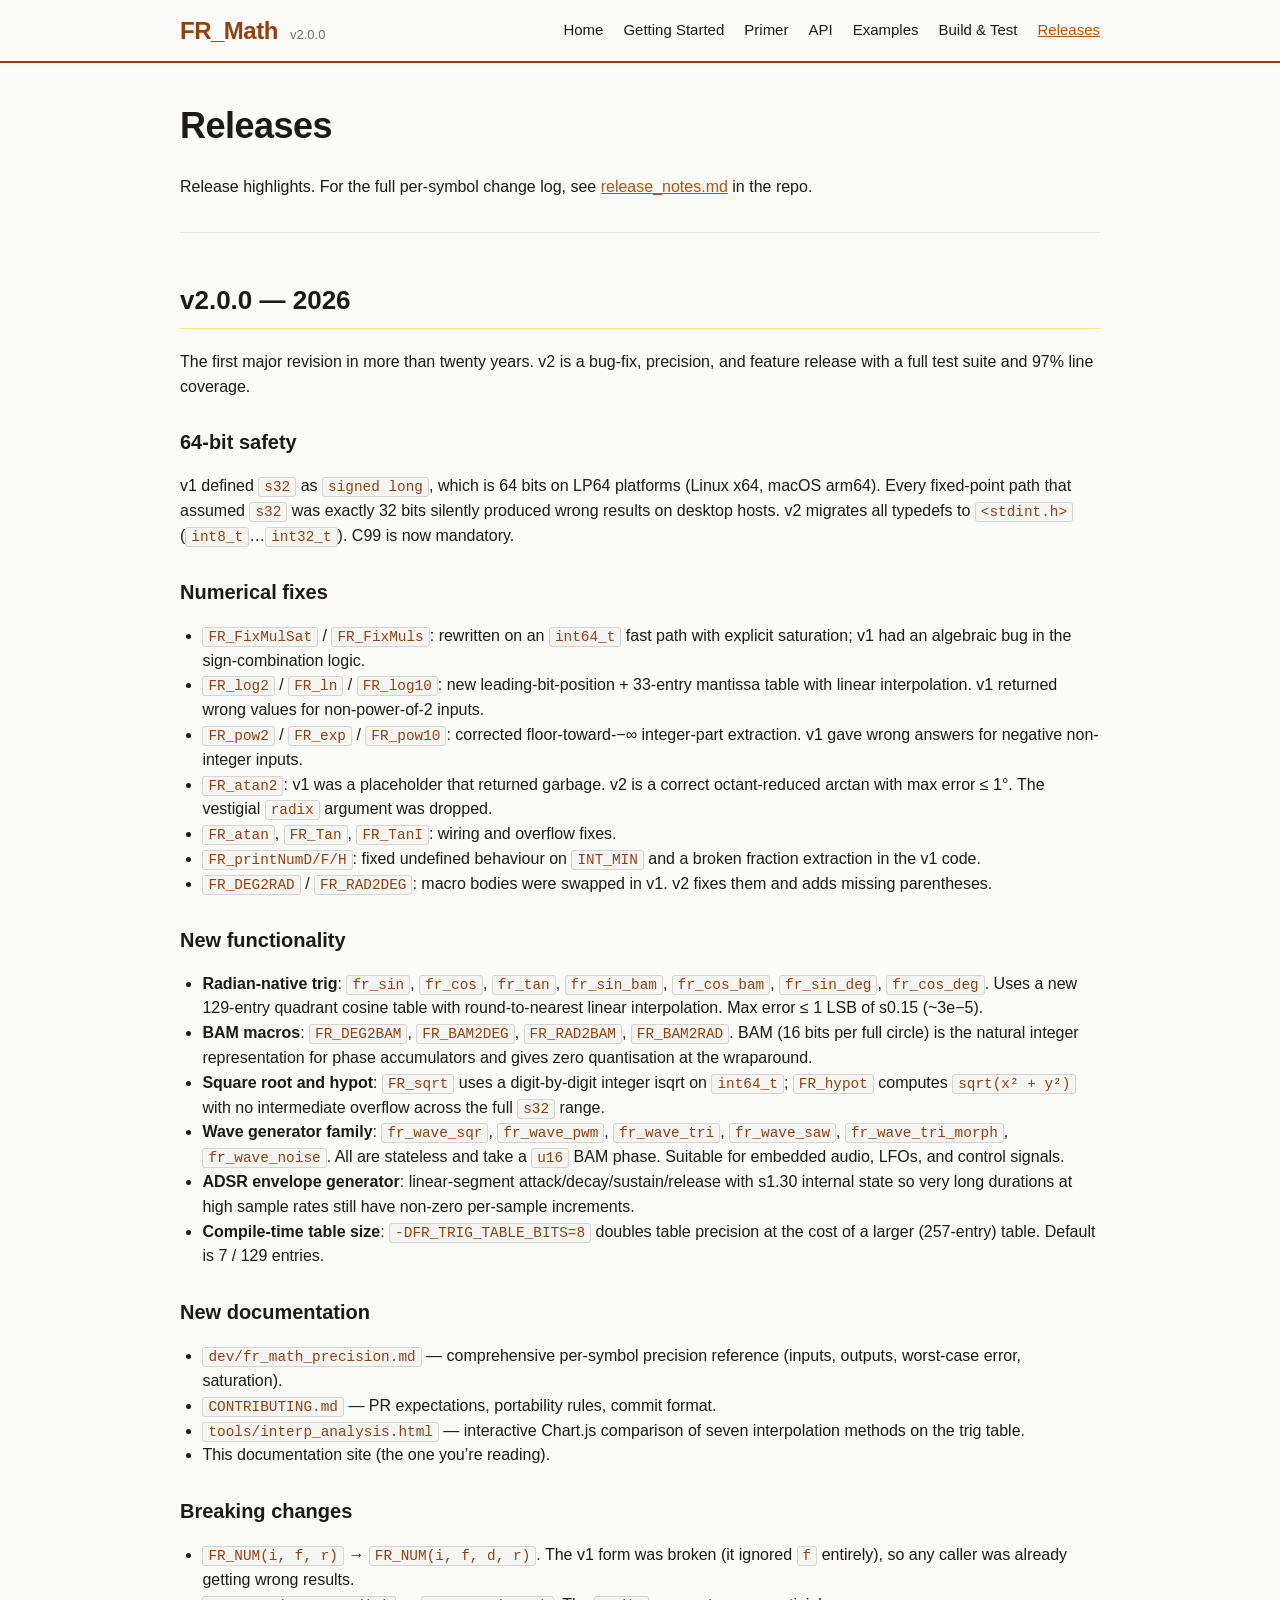
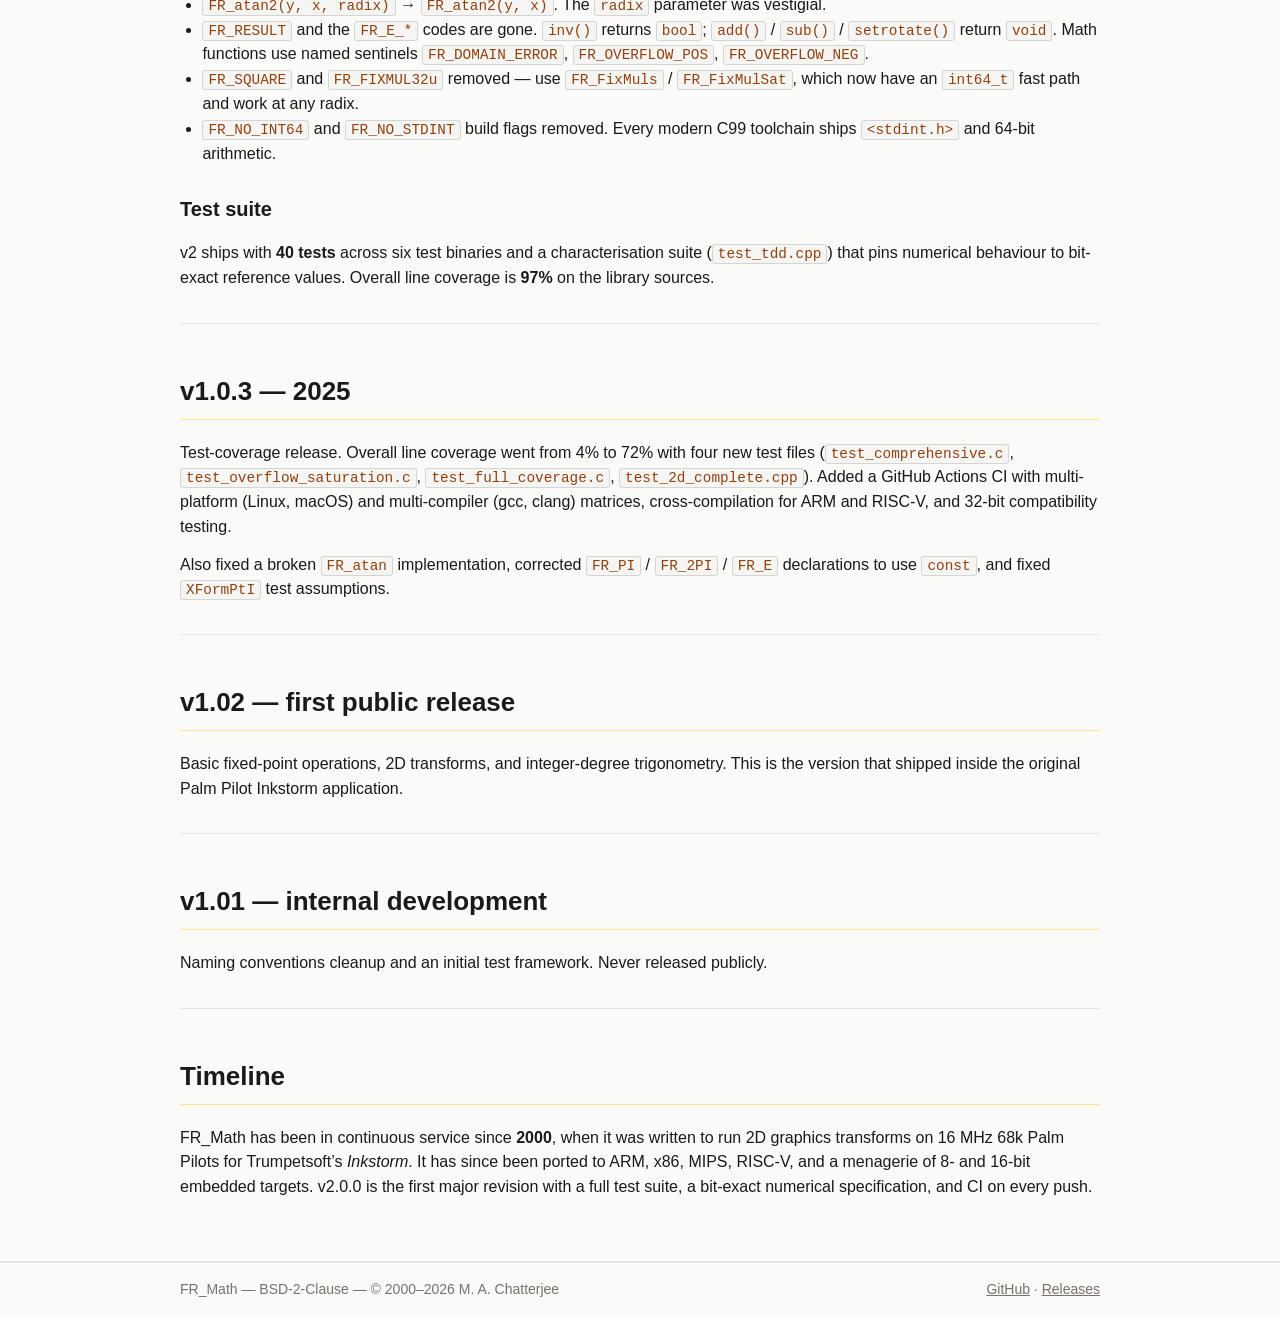
<file: docs/releases.html>
<!DOCTYPE html>
<html lang="en">
<head>
  <meta charset="utf-8">
  <meta http-equiv="X-UA-Compatible" content="IE=edge">
  <meta name="viewport" content="width=device-width, initial-scale=1">
  <title>Releases — FR_Math</title>
  <meta name="description" content="FR_Math release history: v2.0.0 precision rewrite and new waveforms, v1.0.3 test coverage, v1.02 initial public release.">
  <link rel="stylesheet" href="assets/main.css">
</head>
<body>

<header id="site-header"></header>

<main class="page-content">
  <div class="wrapper">

<h1>Releases</h1>

<p>Release highlights. For the full per-symbol change log, see
<a href="https://github.com/deftio/fr_math/blob/master/release_notes.md">release_notes.md</a>
in the repo.</p>

<hr>

<h2>v2.0.0 &mdash; 2026</h2>

<p>The first major revision in more than twenty years. v2 is a
bug-fix, precision, and feature release with a full test suite and
97% line coverage.</p>

<h3>64-bit safety</h3>

<p>v1 defined <code>s32</code> as <code>signed long</code>, which is
64 bits on LP64 platforms (Linux x64, macOS arm64). Every
fixed-point path that assumed <code>s32</code> was exactly 32 bits
silently produced wrong results on desktop hosts. v2 migrates all
typedefs to <code>&lt;stdint.h&gt;</code>
(<code>int8_t</code>&hellip;<code>int32_t</code>). C99 is now
mandatory.</p>

<h3>Numerical fixes</h3>

<ul>
  <li><code>FR_FixMulSat</code> / <code>FR_FixMuls</code>: rewritten
      on an <code>int64_t</code> fast path with explicit saturation;
      v1 had an algebraic bug in the sign-combination logic.</li>
  <li><code>FR_log2</code> / <code>FR_ln</code> / <code>FR_log10</code>:
      new leading-bit-position + 33-entry mantissa table with linear
      interpolation. v1 returned wrong values for non-power-of-2
      inputs.</li>
  <li><code>FR_pow2</code> / <code>FR_exp</code> / <code>FR_pow10</code>:
      corrected floor-toward-&minus;&infin; integer-part extraction.
      v1 gave wrong answers for negative non-integer inputs.</li>
  <li><code>FR_atan2</code>: v1 was a placeholder that returned
      garbage. v2 is a correct octant-reduced arctan with max error
      &le; 1&deg;. The vestigial <code>radix</code> argument was
      dropped.</li>
  <li><code>FR_atan</code>, <code>FR_Tan</code>, <code>FR_TanI</code>:
      wiring and overflow fixes.</li>
  <li><code>FR_printNumD/F/H</code>: fixed undefined behaviour on
      <code>INT_MIN</code> and a broken fraction extraction in the
      v1 code.</li>
  <li><code>FR_DEG2RAD</code> / <code>FR_RAD2DEG</code>: macro bodies
      were swapped in v1. v2 fixes them and adds missing parentheses.</li>
</ul>

<h3>New functionality</h3>

<ul>
  <li><strong>Radian-native trig</strong>: <code>fr_sin</code>,
      <code>fr_cos</code>, <code>fr_tan</code>,
      <code>fr_sin_bam</code>, <code>fr_cos_bam</code>,
      <code>fr_sin_deg</code>, <code>fr_cos_deg</code>. Uses a new
      129-entry quadrant cosine table with round-to-nearest linear
      interpolation. Max error &le; 1 LSB of s0.15 (~3e&minus;5).</li>
  <li><strong>BAM macros</strong>: <code>FR_DEG2BAM</code>,
      <code>FR_BAM2DEG</code>, <code>FR_RAD2BAM</code>,
      <code>FR_BAM2RAD</code>. BAM (16 bits per full circle) is the
      natural integer representation for phase accumulators and
      gives zero quantisation at the wraparound.</li>
  <li><strong>Square root and hypot</strong>: <code>FR_sqrt</code>
      uses a digit-by-digit integer isqrt on <code>int64_t</code>;
      <code>FR_hypot</code> computes <code>sqrt(x&sup2; + y&sup2;)</code>
      with no intermediate overflow across the full <code>s32</code>
      range.</li>
  <li><strong>Wave generator family</strong>: <code>fr_wave_sqr</code>,
      <code>fr_wave_pwm</code>, <code>fr_wave_tri</code>,
      <code>fr_wave_saw</code>, <code>fr_wave_tri_morph</code>,
      <code>fr_wave_noise</code>. All are stateless and take a
      <code>u16</code> BAM phase. Suitable for embedded audio, LFOs,
      and control signals.</li>
  <li><strong>ADSR envelope generator</strong>: linear-segment
      attack/decay/sustain/release with s1.30 internal state so very
      long durations at high sample rates still have non-zero
      per-sample increments.</li>
  <li><strong>Compile-time table size</strong>:
      <code>-DFR_TRIG_TABLE_BITS=8</code> doubles table precision at
      the cost of a larger (257-entry) table. Default is 7 / 129
      entries.</li>
</ul>

<h3>New documentation</h3>

<ul>
  <li><code>dev/fr_math_precision.md</code> &mdash; comprehensive
      per-symbol precision reference (inputs, outputs, worst-case
      error, saturation).</li>
  <li><code>CONTRIBUTING.md</code> &mdash; PR expectations,
      portability rules, commit format.</li>
  <li><code>tools/interp_analysis.html</code> &mdash; interactive
      Chart.js comparison of seven interpolation methods on the trig
      table.</li>
  <li>This documentation site (the one you&rsquo;re reading).</li>
</ul>

<h3>Breaking changes</h3>

<ul>
  <li><code>FR_NUM(i, f, r)</code> &rarr; <code>FR_NUM(i, f, d,
      r)</code>. The v1 form was broken (it ignored <code>f</code>
      entirely), so any caller was already getting wrong results.</li>
  <li><code>FR_atan2(y, x, radix)</code> &rarr; <code>FR_atan2(y,
      x)</code>. The <code>radix</code> parameter was vestigial.</li>
  <li><code>FR_RESULT</code> and the <code>FR_E_*</code> codes are
      gone. <code>inv()</code> returns <code>bool</code>;
      <code>add()</code> / <code>sub()</code> /
      <code>setrotate()</code> return <code>void</code>. Math
      functions use named sentinels <code>FR_DOMAIN_ERROR</code>,
      <code>FR_OVERFLOW_POS</code>, <code>FR_OVERFLOW_NEG</code>.</li>
  <li><code>FR_SQUARE</code> and <code>FR_FIXMUL32u</code> removed
      &mdash; use <code>FR_FixMuls</code> / <code>FR_FixMulSat</code>,
      which now have an <code>int64_t</code> fast path and work at any
      radix.</li>
  <li><code>FR_NO_INT64</code> and <code>FR_NO_STDINT</code> build
      flags removed. Every modern C99 toolchain ships
      <code>&lt;stdint.h&gt;</code> and 64-bit arithmetic.</li>
</ul>

<h3>Test suite</h3>

<p>v2 ships with <strong>40 tests</strong> across six test binaries
and a characterisation suite (<code>test_tdd.cpp</code>) that pins
numerical behaviour to bit-exact reference values. Overall line
coverage is <strong>97%</strong> on the library sources.</p>

<hr>

<h2>v1.0.3 &mdash; 2025</h2>

<p>Test-coverage release. Overall line coverage went from 4% to 72%
with four new test files
(<code>test_comprehensive.c</code>,
<code>test_overflow_saturation.c</code>,
<code>test_full_coverage.c</code>,
<code>test_2d_complete.cpp</code>). Added a GitHub Actions CI with
multi-platform (Linux, macOS) and multi-compiler (gcc, clang)
matrices, cross-compilation for ARM and RISC-V, and 32-bit
compatibility testing.</p>

<p>Also fixed a broken <code>FR_atan</code> implementation, corrected
<code>FR_PI</code> / <code>FR_2PI</code> / <code>FR_E</code>
declarations to use <code>const</code>, and fixed
<code>XFormPtI</code> test assumptions.</p>

<hr>

<h2>v1.02 &mdash; first public release</h2>

<p>Basic fixed-point operations, 2D transforms, and integer-degree
trigonometry. This is the version that shipped inside the original
Palm Pilot Inkstorm application.</p>

<hr>

<h2>v1.01 &mdash; internal development</h2>

<p>Naming conventions cleanup and an initial test framework. Never
released publicly.</p>

<hr>

<h2>Timeline</h2>

<p>FR_Math has been in continuous service since <strong>2000</strong>,
when it was written to run 2D graphics transforms on 16&nbsp;MHz 68k
Palm Pilots for Trumpetsoft&rsquo;s <em>Inkstorm</em>. It has since
been ported to ARM, x86, MIPS, RISC-V, and a menagerie of 8- and
16-bit embedded targets. v2.0.0 is the first major revision with a
full test suite, a bit-exact numerical specification, and CI on
every push.</p>

  </div>
</main>

<footer id="site-footer"></footer>

<script src="assets/site.js"></script>
</body>
</html>
</file>
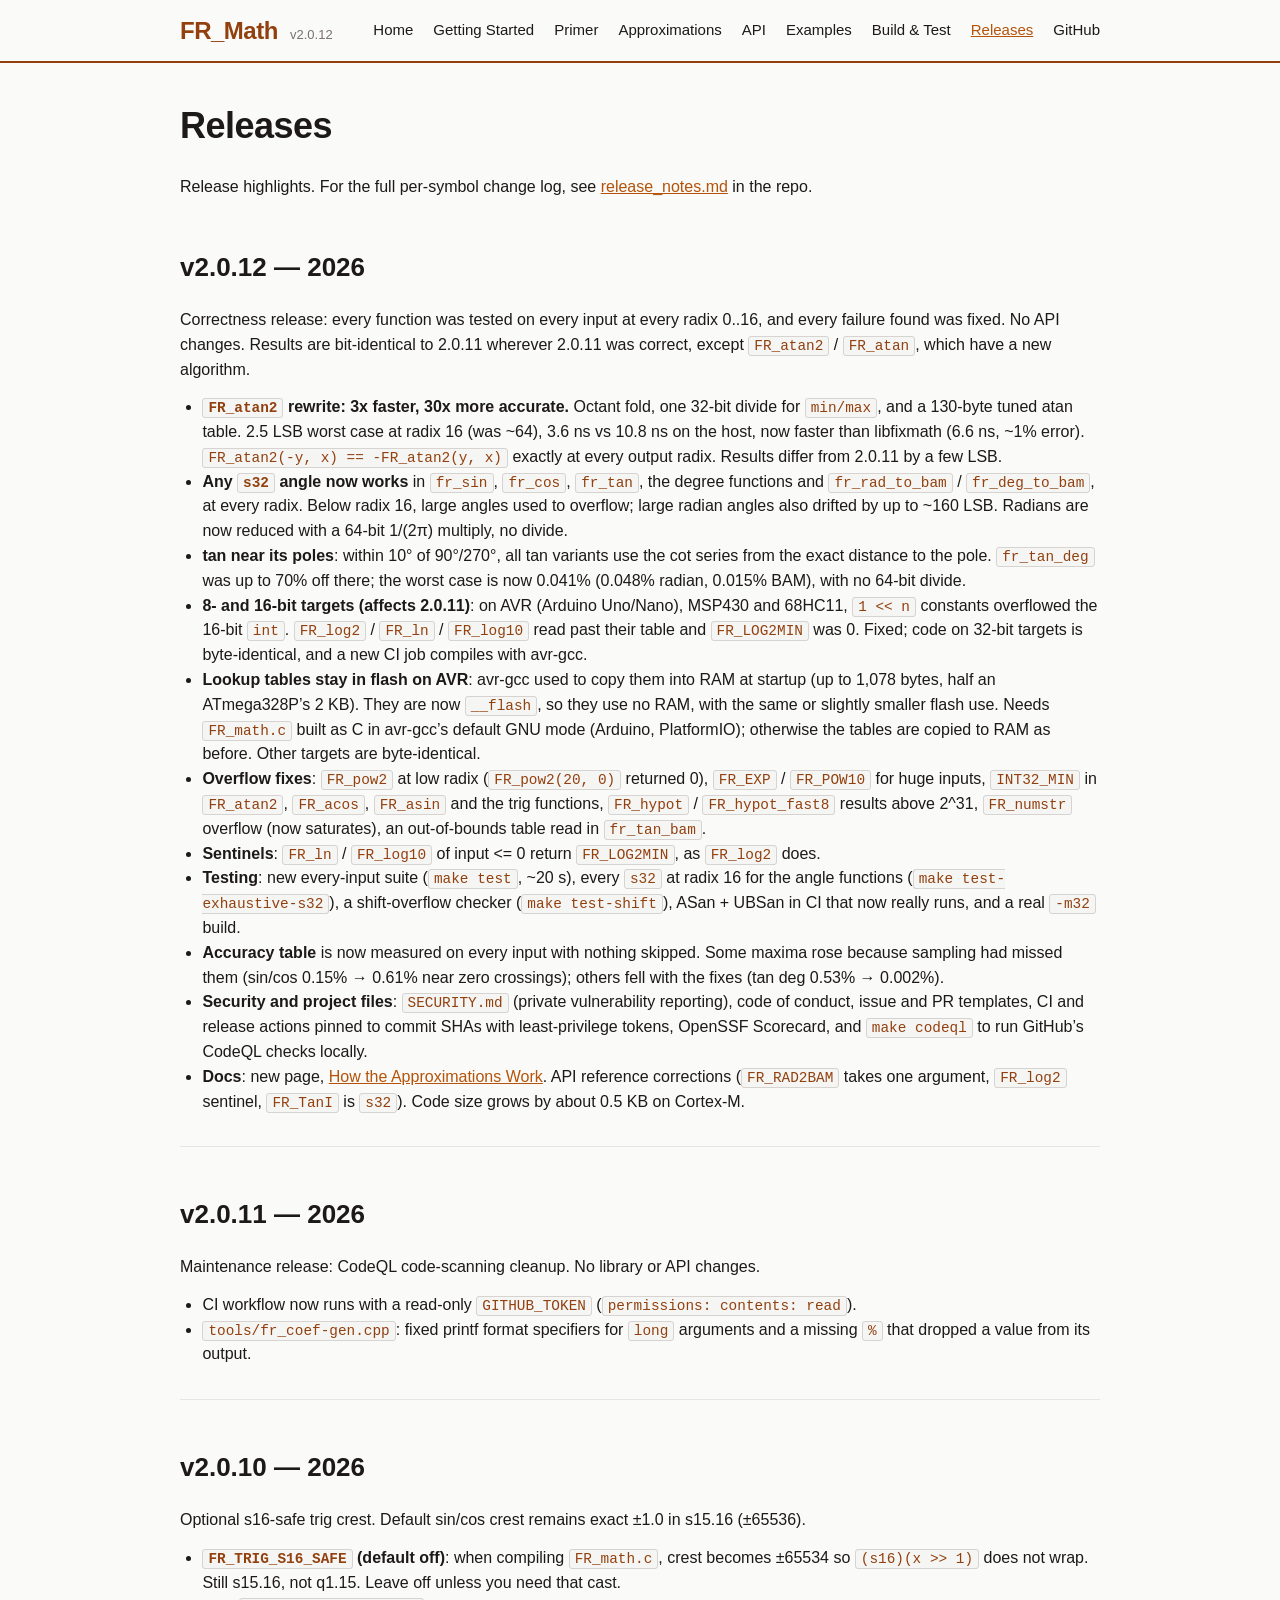
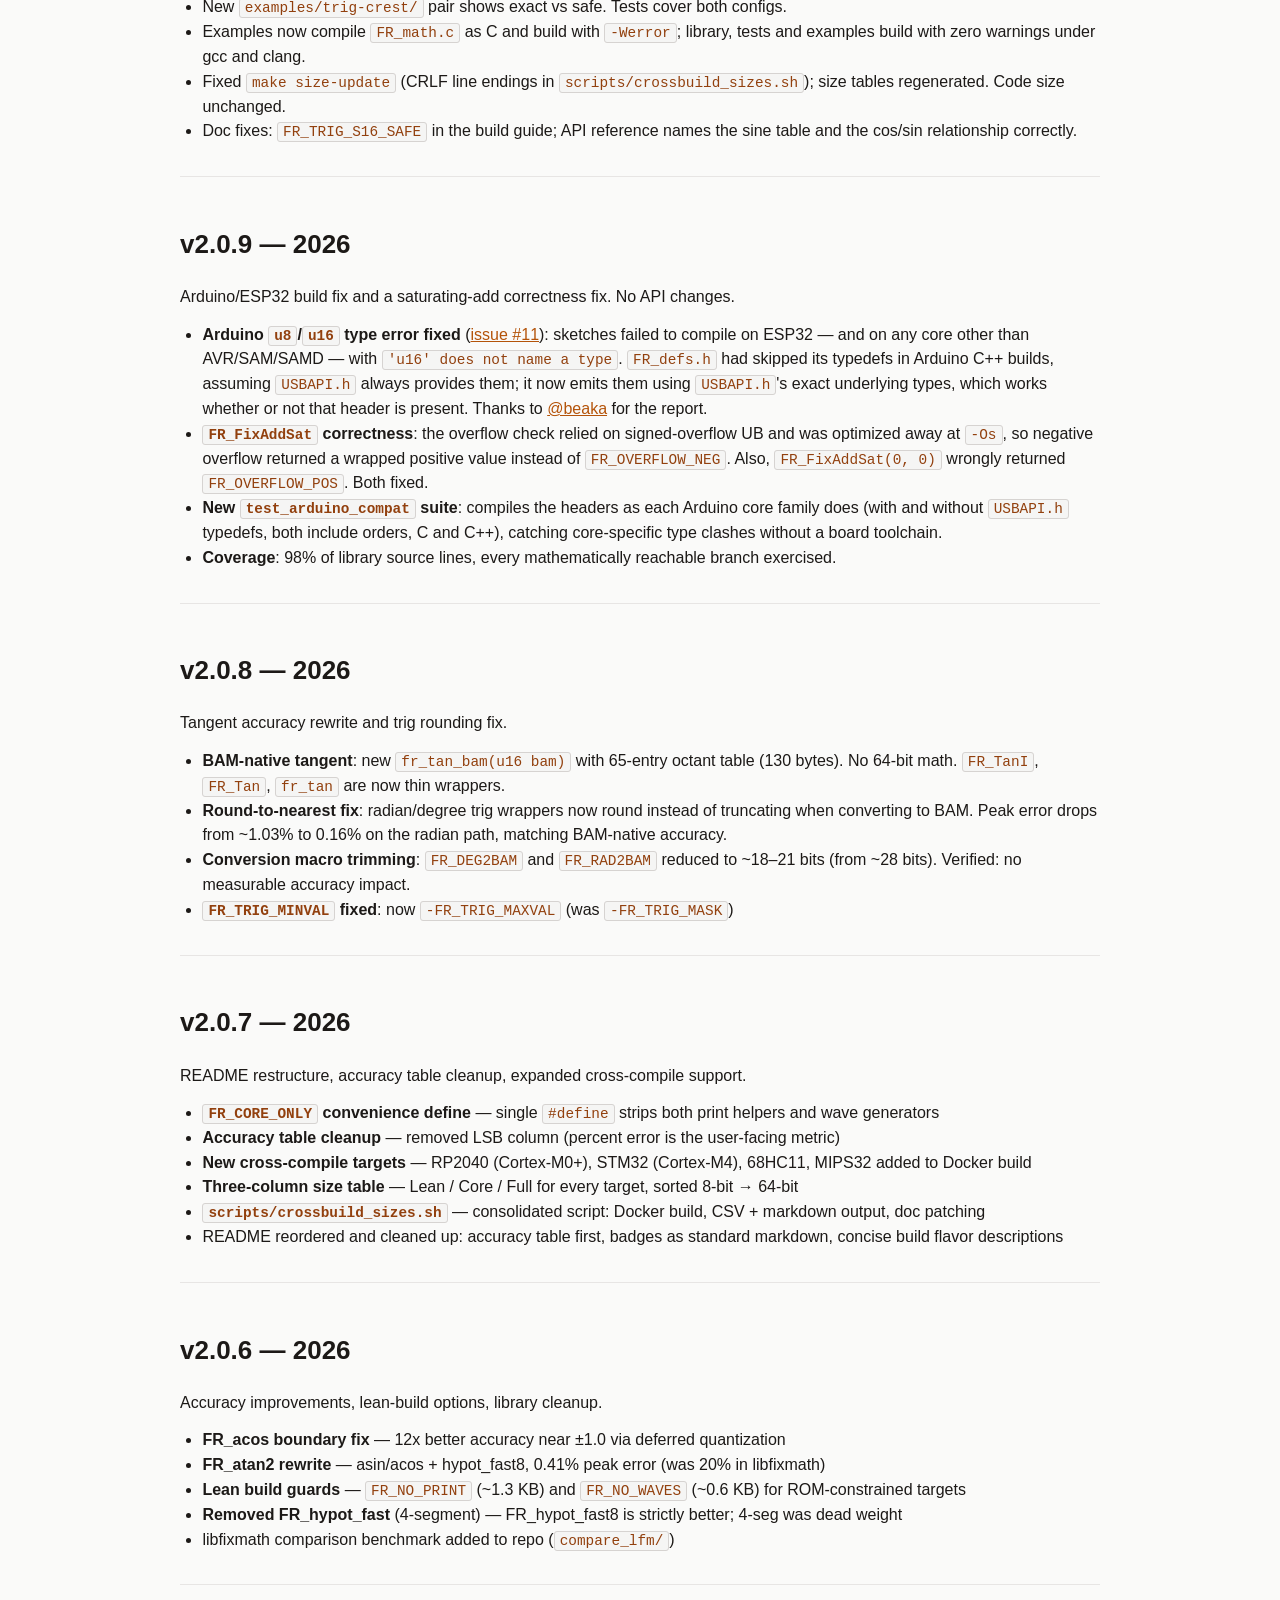
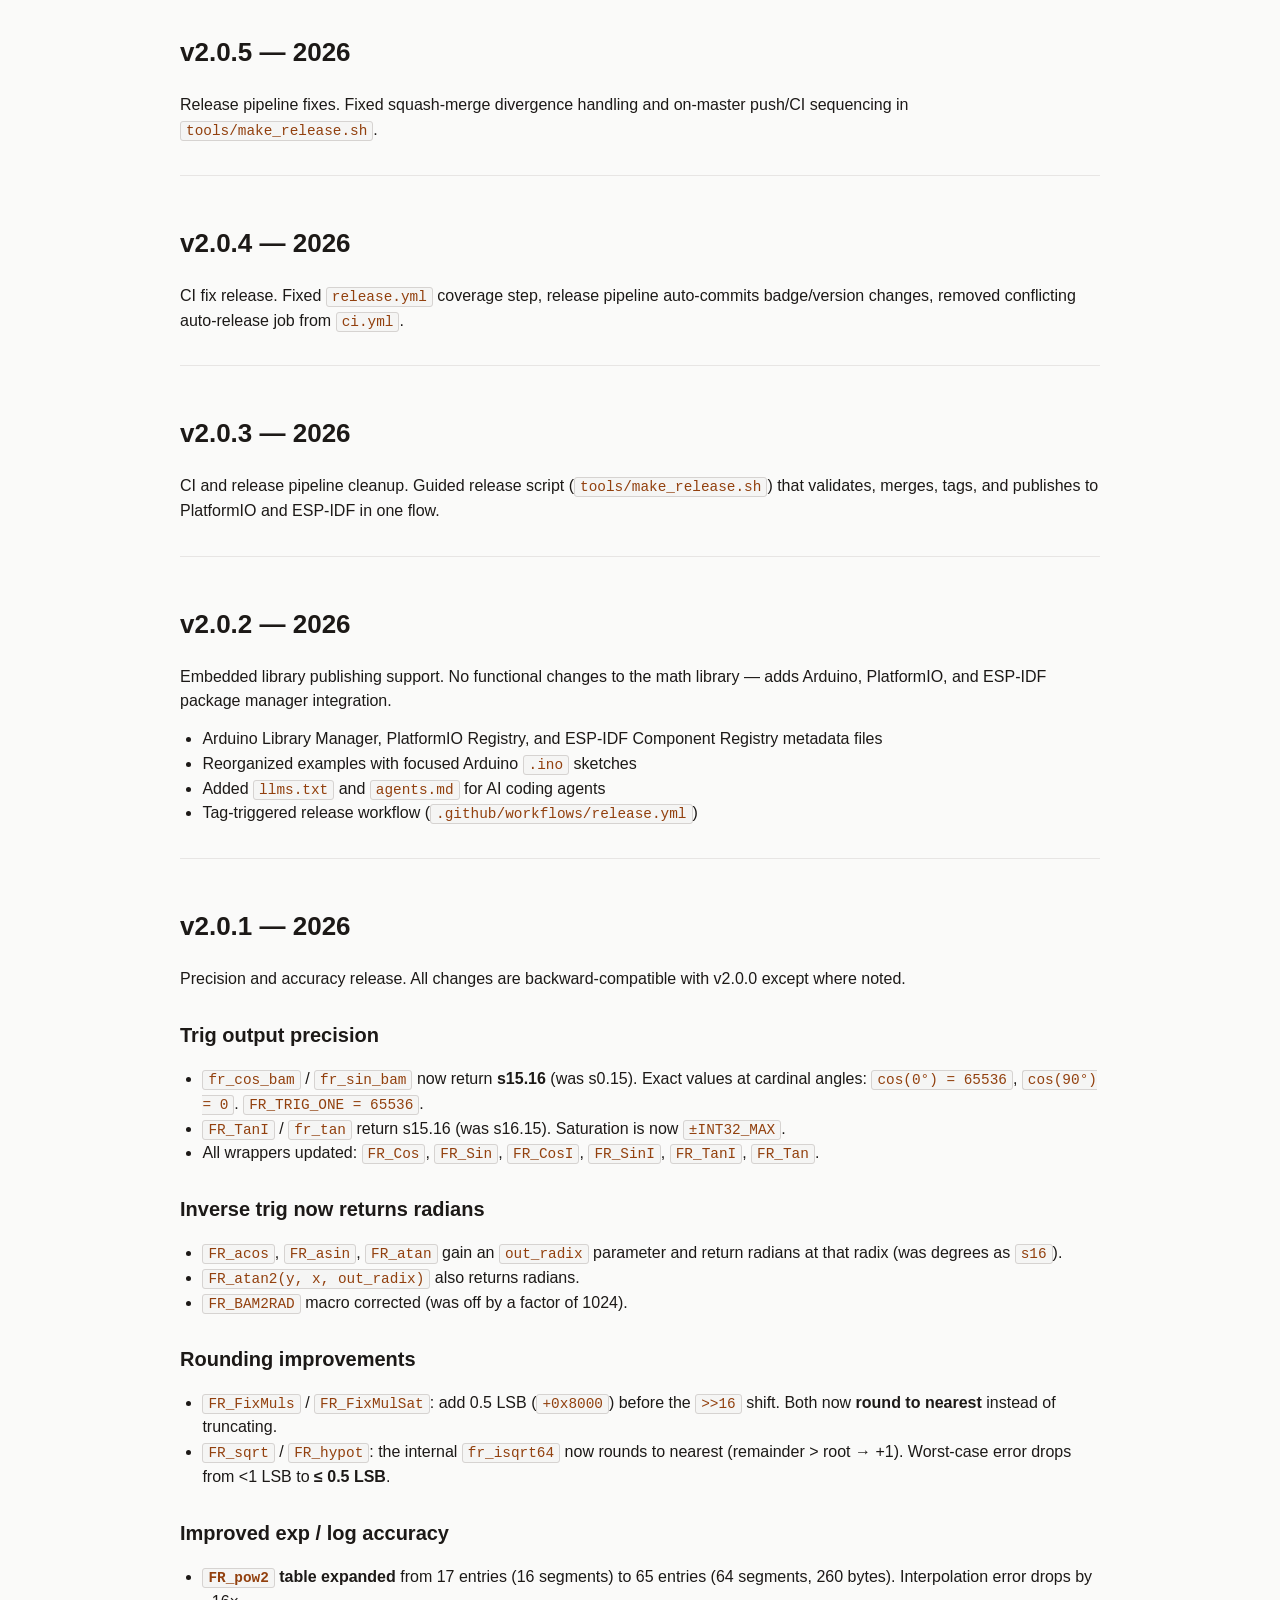
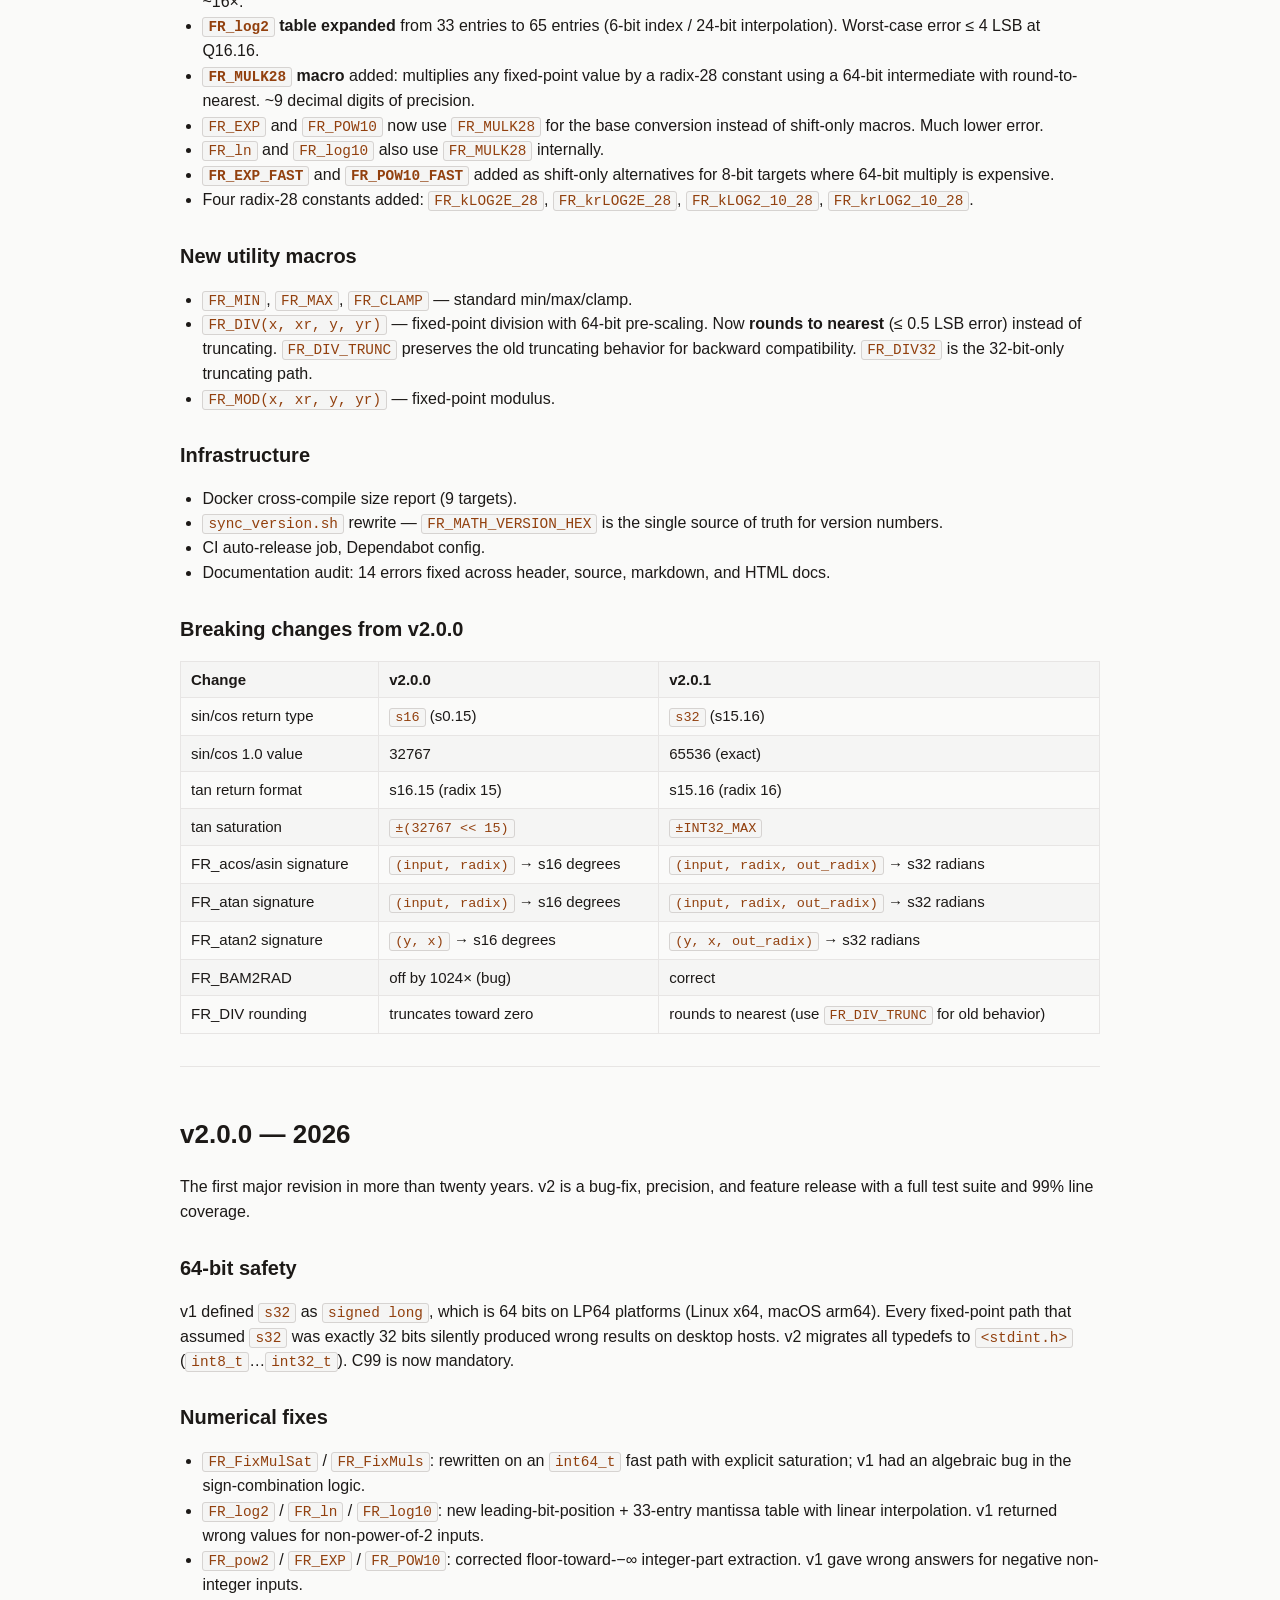
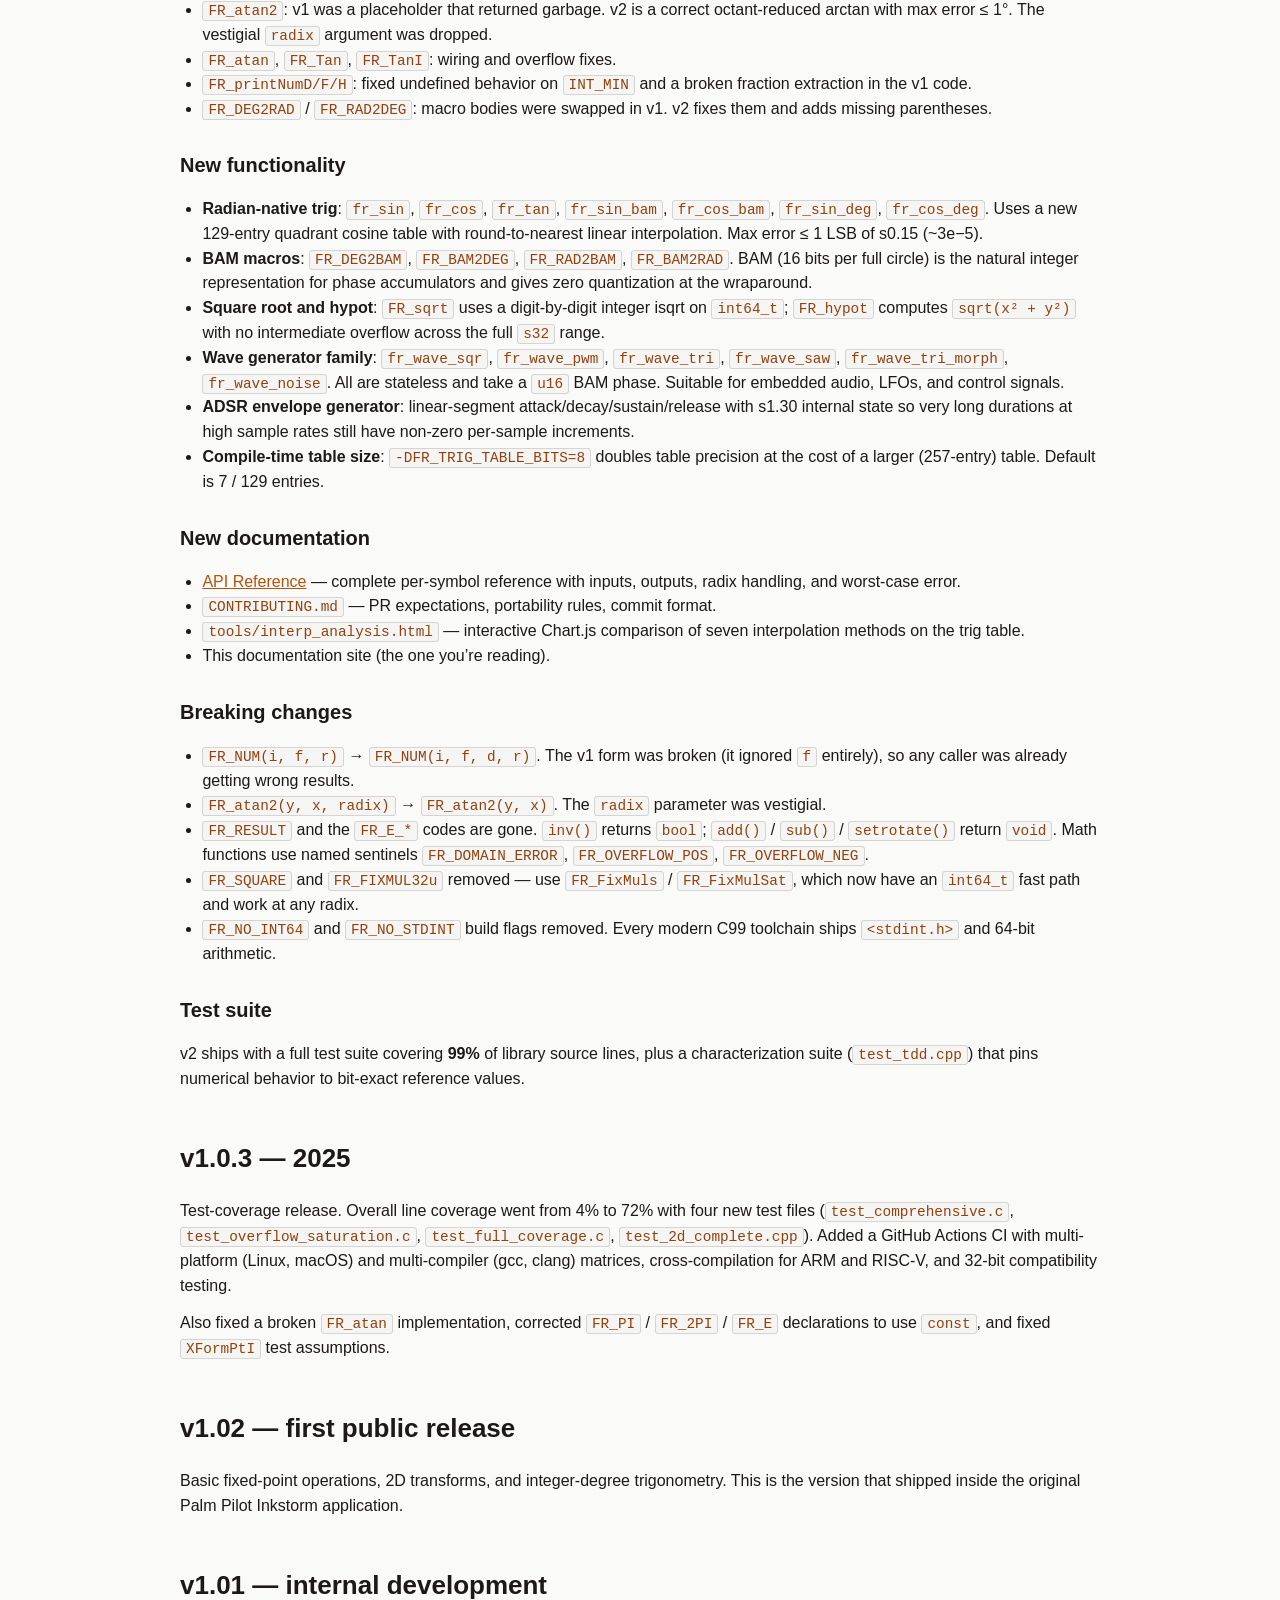
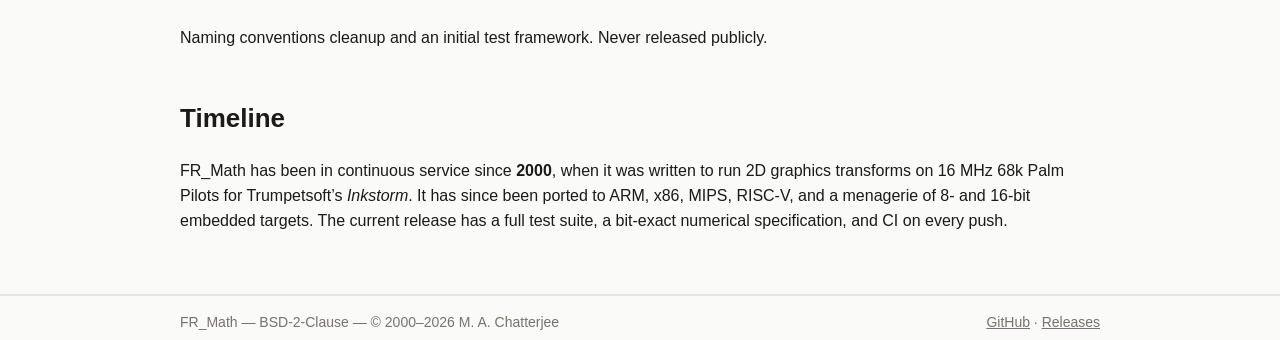
<file: pages/releases.html>
<!DOCTYPE html>
<html lang="en">
<head>
  <meta charset="utf-8">
  <meta http-equiv="X-UA-Compatible" content="IE=edge">
  <meta name="viewport" content="width=device-width, initial-scale=1">
  <title>Releases — FR_Math</title>
  <meta name="description" content="FR_Math release history: v2.0.11 CodeQL cleanup, v2.0.10 s16-safe trig crest flag, v2.0.9 Arduino typedef fix, v2.0.8 tangent rewrite, v2.0.0 precision rewrite and new waveforms, v1.02 initial public release.">
  <link rel="stylesheet" href="assets/main.css">
</head>
<body>

<header id="site-header"></header>

<main class="page-content">
  <div class="wrapper">

<h1>Releases</h1>

<p>Release highlights. For the full per-symbol change log, see
<a href="https://github.com/deftio/fr_math/blob/master/release_notes.md">release_notes.md</a>
in the repo.</p>

<h2>v2.0.12 &mdash; 2026</h2>
<p>Correctness release: every function was tested on every input at every
radix 0..16, and every failure found was fixed. No API changes. Results
are bit-identical to 2.0.11 wherever 2.0.11 was correct, except
<code>FR_atan2</code> / <code>FR_atan</code>, which have a new algorithm.</p>
<ul>
<li><strong><code>FR_atan2</code> rewrite: 3x faster, 30x more accurate.</strong> Octant fold, one 32-bit divide for <code>min/max</code>, and a 130-byte tuned atan table. 2.5 LSB worst case at radix 16 (was ~64), 3.6 ns vs 10.8 ns on the host, now faster than libfixmath (6.6 ns, ~1% error). <code>FR_atan2(-y, x) == -FR_atan2(y, x)</code> exactly at every output radix. Results differ from 2.0.11 by a few LSB.</li>
<li><strong>Any <code>s32</code> angle now works</strong> in <code>fr_sin</code>, <code>fr_cos</code>, <code>fr_tan</code>, the degree functions and <code>fr_rad_to_bam</code> / <code>fr_deg_to_bam</code>, at every radix. Below radix 16, large angles used to overflow; large radian angles also drifted by up to ~160 LSB. Radians are now reduced with a 64-bit 1/(2&pi;) multiply, no divide.</li>
<li><strong>tan near its poles</strong>: within 10&deg; of 90&deg;/270&deg;, all tan variants use the cot series from the exact distance to the pole. <code>fr_tan_deg</code> was up to 70% off there; the worst case is now 0.041% (0.048% radian, 0.015% BAM), with no 64-bit divide.</li>
<li><strong>8- and 16-bit targets (affects 2.0.11)</strong>: on AVR (Arduino Uno/Nano), MSP430 and 68HC11, <code>1 &lt;&lt; n</code> constants overflowed the 16-bit <code>int</code>. <code>FR_log2</code> / <code>FR_ln</code> / <code>FR_log10</code> read past their table and <code>FR_LOG2MIN</code> was 0. Fixed; code on 32-bit targets is byte-identical, and a new CI job compiles with avr-gcc.</li>
<li><strong>Lookup tables stay in flash on AVR</strong>: avr-gcc used to copy them into RAM at startup (up to 1,078 bytes, half an ATmega328P&rsquo;s 2 KB). They are now <code>__flash</code>, so they use no RAM, with the same or slightly smaller flash use. Needs <code>FR_math.c</code> built as C in avr-gcc&rsquo;s default GNU mode (Arduino, PlatformIO); otherwise the tables are copied to RAM as before. Other targets are byte-identical.</li>
<li><strong>Overflow fixes</strong>: <code>FR_pow2</code> at low radix (<code>FR_pow2(20, 0)</code> returned 0), <code>FR_EXP</code> / <code>FR_POW10</code> for huge inputs, <code>INT32_MIN</code> in <code>FR_atan2</code>, <code>FR_acos</code>, <code>FR_asin</code> and the trig functions, <code>FR_hypot</code> / <code>FR_hypot_fast8</code> results above 2^31, <code>FR_numstr</code> overflow (now saturates), an out-of-bounds table read in <code>fr_tan_bam</code>.</li>
<li><strong>Sentinels</strong>: <code>FR_ln</code> / <code>FR_log10</code> of input &lt;= 0 return <code>FR_LOG2MIN</code>, as <code>FR_log2</code> does.</li>
<li><strong>Testing</strong>: new every-input suite (<code>make test</code>, ~20 s), every <code>s32</code> at radix 16 for the angle functions (<code>make test-exhaustive-s32</code>), a shift-overflow checker (<code>make test-shift</code>), ASan + UBSan in CI that now really runs, and a real <code>-m32</code> build.</li>
<li><strong>Accuracy table</strong> is now measured on every input with nothing skipped. Some maxima rose because sampling had missed them (sin/cos 0.15% &rarr; 0.61% near zero crossings); others fell with the fixes (tan deg 0.53% &rarr; 0.002%).</li>
<li><strong>Security and project files</strong>: <code>SECURITY.md</code> (private vulnerability reporting), code of conduct, issue and PR templates, CI and release actions pinned to commit SHAs with least-privilege tokens, OpenSSF Scorecard, and <code>make codeql</code> to run GitHub&rsquo;s CodeQL checks locally.</li>
<li><strong>Docs</strong>: new page, <a href="guide/approximations.html">How the Approximations Work</a>. API reference corrections (<code>FR_RAD2BAM</code> takes one argument, <code>FR_log2</code> sentinel, <code>FR_TanI</code> is <code>s32</code>). Code size grows by about 0.5 KB on Cortex-M.</li>
</ul>

<hr>

<h2>v2.0.11 &mdash; 2026</h2>

<p>Maintenance release: CodeQL code-scanning cleanup. No library or API changes.</p>

<ul>
  <li>CI workflow now runs with a read-only <code>GITHUB_TOKEN</code> (<code>permissions: contents: read</code>).</li>
  <li><code>tools/fr_coef-gen.cpp</code>: fixed printf format specifiers for <code>long</code> arguments and a missing <code>%</code> that dropped a value from its output.</li>
</ul>

<hr>

<h2>v2.0.10 &mdash; 2026</h2>

<p>Optional s16-safe trig crest. Default sin/cos crest remains exact &plusmn;1.0 in s15.16 (&plusmn;65536).</p>

<ul>
  <li><strong><code>FR_TRIG_S16_SAFE</code> (default off)</strong>: when compiling <code>FR_math.c</code>, crest becomes &plusmn;65534 so <code>(s16)(x &gt;&gt; 1)</code> does not wrap. Still s15.16, not q1.15. Leave off unless you need that cast.</li>
  <li>New <code>examples/trig-crest/</code> pair shows exact vs safe. Tests cover both configs.</li>
  <li>Examples now compile <code>FR_math.c</code> as C and build with <code>-Werror</code>; library, tests and examples build with zero warnings under gcc and clang.</li>
  <li>Fixed <code>make size-update</code> (CRLF line endings in <code>scripts/crossbuild_sizes.sh</code>); size tables regenerated. Code size unchanged.</li>
  <li>Doc fixes: <code>FR_TRIG_S16_SAFE</code> in the build guide; API reference names the sine table and the cos/sin relationship correctly.</li>
</ul>

<hr>

<h2>v2.0.9 &mdash; 2026</h2>

<p>Arduino/ESP32 build fix and a saturating-add correctness fix. No API changes.</p>

<ul>
  <li><strong>Arduino <code>u8</code>/<code>u16</code> type error fixed</strong> (<a href="https://github.com/deftio/fr_math/issues/11">issue #11</a>): sketches failed to compile on ESP32 &mdash; and on any core other than AVR/SAM/SAMD &mdash; with <code>'u16' does not name a type</code>. <code>FR_defs.h</code> had skipped its typedefs in Arduino C++ builds, assuming <code>USBAPI.h</code> always provides them; it now emits them using <code>USBAPI.h</code>'s exact underlying types, which works whether or not that header is present. Thanks to <a href="https://github.com/beaka">@beaka</a> for the report.</li>
  <li><strong><code>FR_FixAddSat</code> correctness</strong>: the overflow check relied on signed-overflow UB and was optimized away at <code>-Os</code>, so negative overflow returned a wrapped positive value instead of <code>FR_OVERFLOW_NEG</code>. Also, <code>FR_FixAddSat(0, 0)</code> wrongly returned <code>FR_OVERFLOW_POS</code>. Both fixed.</li>
  <li><strong>New <code>test_arduino_compat</code> suite</strong>: compiles the headers as each Arduino core family does (with and without <code>USBAPI.h</code> typedefs, both include orders, C and C++), catching core-specific type clashes without a board toolchain.</li>
  <li><strong>Coverage</strong>: 98% of library source lines, every mathematically reachable branch exercised.</li>
</ul>

<hr>

<h2>v2.0.8 &mdash; 2026</h2>

<p>Tangent accuracy rewrite and trig rounding fix.</p>

<ul>
  <li><strong>BAM-native tangent</strong>: new <code>fr_tan_bam(u16 bam)</code> with 65-entry octant table (130 bytes). No 64-bit math. <code>FR_TanI</code>, <code>FR_Tan</code>, <code>fr_tan</code> are now thin wrappers.</li>
  <li><strong>Round-to-nearest fix</strong>: radian/degree trig wrappers now round instead of truncating when converting to BAM. Peak error drops from ~1.03% to 0.16% on the radian path, matching BAM-native accuracy.</li>
  <li><strong>Conversion macro trimming</strong>: <code>FR_DEG2BAM</code> and <code>FR_RAD2BAM</code> reduced to ~18&ndash;21 bits (from ~28 bits). Verified: no measurable accuracy impact.</li>
  <li><strong><code>FR_TRIG_MINVAL</code> fixed</strong>: now <code>-FR_TRIG_MAXVAL</code> (was <code>-FR_TRIG_MASK</code>)</li>
</ul>

<hr>

<h2>v2.0.7 &mdash; 2026</h2>

<p>README restructure, accuracy table cleanup, expanded cross-compile support.</p>

<ul>
  <li><strong><code>FR_CORE_ONLY</code> convenience define</strong> &mdash; single <code>#define</code> strips both print helpers and wave generators</li>
  <li><strong>Accuracy table cleanup</strong> &mdash; removed LSB column (percent error is the user-facing metric)</li>
  <li><strong>New cross-compile targets</strong> &mdash; RP2040 (Cortex-M0+), STM32 (Cortex-M4), 68HC11, MIPS32 added to Docker build</li>
  <li><strong>Three-column size table</strong> &mdash; Lean / Core / Full for every target, sorted 8-bit &rarr; 64-bit</li>
  <li><strong><code>scripts/crossbuild_sizes.sh</code></strong> &mdash; consolidated script: Docker build, CSV + markdown output, doc patching</li>
  <li>README reordered and cleaned up: accuracy table first, badges as standard markdown, concise build flavor descriptions</li>
</ul>

<hr>

<h2>v2.0.6 &mdash; 2026</h2>

<p>Accuracy improvements, lean-build options, library cleanup.</p>

<ul>
  <li><strong>FR_acos boundary fix</strong> &mdash; 12x better accuracy near &plusmn;1.0 via deferred quantization</li>
  <li><strong>FR_atan2 rewrite</strong> &mdash; asin/acos + hypot_fast8, 0.41% peak error (was 20% in libfixmath)</li>
  <li><strong>Lean build guards</strong> &mdash; <code>FR_NO_PRINT</code> (~1.3 KB) and <code>FR_NO_WAVES</code> (~0.6 KB) for ROM-constrained targets</li>
  <li><strong>Removed FR_hypot_fast</strong> (4-segment) &mdash; FR_hypot_fast8 is strictly better; 4-seg was dead weight</li>
  <li>libfixmath comparison benchmark added to repo (<code>compare_lfm/</code>)</li>
</ul>

<hr>

<h2>v2.0.5 &mdash; 2026</h2>

<p>Release pipeline fixes. Fixed squash-merge divergence handling and
on-master push/CI sequencing in <code>tools/make_release.sh</code>.</p>

<hr>

<h2>v2.0.4 &mdash; 2026</h2>

<p>CI fix release. Fixed <code>release.yml</code> coverage step, release pipeline
auto-commits badge/version changes, removed conflicting auto-release
job from <code>ci.yml</code>.</p>

<hr>

<h2>v2.0.3 &mdash; 2026</h2>

<p>CI and release pipeline cleanup. Guided release script
(<code>tools/make_release.sh</code>) that validates, merges, tags, and publishes
to PlatformIO and ESP-IDF in one flow.</p>

<hr>

<h2>v2.0.2 &mdash; 2026</h2>

<p>Embedded library publishing support. No functional changes to the
math library &mdash; adds Arduino, PlatformIO, and ESP-IDF package manager
integration.</p>

<ul>
<li>Arduino Library Manager, PlatformIO Registry, and ESP-IDF Component
    Registry metadata files</li>
<li>Reorganized examples with focused Arduino <code>.ino</code> sketches</li>
<li>Added <code>llms.txt</code> and <code>agents.md</code> for AI coding agents</li>
<li>Tag-triggered release workflow (<code>.github/workflows/release.yml</code>)</li>
</ul>

<hr>

<h2>v2.0.1 &mdash; 2026</h2>

<p>Precision and accuracy release. All changes are backward-compatible
with v2.0.0 except where noted.</p>

<h3>Trig output precision</h3>
<ul>
  <li><code>fr_cos_bam</code> / <code>fr_sin_bam</code> now return
      <strong>s15.16</strong> (was s0.15). Exact values at cardinal angles:
      <code>cos(0&deg;) = 65536</code>, <code>cos(90&deg;) = 0</code>.
      <code>FR_TRIG_ONE = 65536</code>.</li>
  <li><code>FR_TanI</code> / <code>fr_tan</code> return s15.16 (was s16.15).
      Saturation is now <code>&pm;INT32_MAX</code>.</li>
  <li>All wrappers updated: <code>FR_Cos</code>, <code>FR_Sin</code>,
      <code>FR_CosI</code>, <code>FR_SinI</code>, <code>FR_TanI</code>,
      <code>FR_Tan</code>.</li>
</ul>

<h3>Inverse trig now returns radians</h3>
<ul>
  <li><code>FR_acos</code>, <code>FR_asin</code>, <code>FR_atan</code>
      gain an <code>out_radix</code> parameter and return radians at that
      radix (was degrees as <code>s16</code>).</li>
  <li><code>FR_atan2(y, x, out_radix)</code> also returns radians.</li>
  <li><code>FR_BAM2RAD</code> macro corrected (was off by a factor of
      1024).</li>
</ul>

<h3>Rounding improvements</h3>
<ul>
  <li><code>FR_FixMuls</code> / <code>FR_FixMulSat</code>: add 0.5 LSB
      (<code>+0x8000</code>) before the <code>&gt;&gt;16</code> shift. Both
      now <strong>round to nearest</strong> instead of truncating.</li>
  <li><code>FR_sqrt</code> / <code>FR_hypot</code>: the internal
      <code>fr_isqrt64</code> now rounds to nearest (remainder &gt; root
      &rarr; +1). Worst-case error drops from &lt;1 LSB to
      <strong>&le; 0.5 LSB</strong>.</li>
</ul>

<h3>Improved exp / log accuracy</h3>
<ul>
  <li><strong><code>FR_pow2</code> table expanded</strong> from 17 entries
      (16 segments) to 65 entries (64 segments, 260 bytes). Interpolation
      error drops by ~16&times;.</li>
  <li><strong><code>FR_log2</code> table expanded</strong> from 33 entries
      to 65 entries (6-bit index / 24-bit interpolation). Worst-case error
      &le; 4 LSB at Q16.16.</li>
  <li><strong><code>FR_MULK28</code> macro</strong> added: multiplies any
      fixed-point value by a radix-28 constant using a 64-bit intermediate
      with round-to-nearest. ~9 decimal digits of precision.</li>
  <li><code>FR_EXP</code> and <code>FR_POW10</code> now use
      <code>FR_MULK28</code> for the base conversion instead of shift-only
      macros. Much lower error.</li>
  <li><code>FR_ln</code> and <code>FR_log10</code> also use
      <code>FR_MULK28</code> internally.</li>
  <li><strong><code>FR_EXP_FAST</code></strong> and
      <strong><code>FR_POW10_FAST</code></strong> added as shift-only
      alternatives for 8-bit targets where 64-bit multiply is expensive.</li>
  <li>Four radix-28 constants added: <code>FR_kLOG2E_28</code>,
      <code>FR_krLOG2E_28</code>, <code>FR_kLOG2_10_28</code>,
      <code>FR_krLOG2_10_28</code>.</li>
</ul>

<h3>New utility macros</h3>
<ul>
  <li><code>FR_MIN</code>, <code>FR_MAX</code>, <code>FR_CLAMP</code>
      &mdash; standard min/max/clamp.</li>
  <li><code>FR_DIV(x, xr, y, yr)</code> &mdash; fixed-point division with
      64-bit pre-scaling. Now <strong>rounds to nearest</strong>
      (&le; 0.5 LSB error) instead of truncating.
      <code>FR_DIV_TRUNC</code> preserves the old truncating behavior
      for backward compatibility. <code>FR_DIV32</code> is the 32-bit-only
      truncating path.</li>
  <li><code>FR_MOD(x, xr, y, yr)</code> &mdash; fixed-point modulus.</li>
</ul>

<h3>Infrastructure</h3>
<ul>
  <li>Docker cross-compile size report (9 targets).</li>
  <li><code>sync_version.sh</code> rewrite &mdash;
      <code>FR_MATH_VERSION_HEX</code> is the single source of truth for
      version numbers.</li>
  <li>CI auto-release job, Dependabot config.</li>
  <li>Documentation audit: 14 errors fixed across header, source, markdown,
      and HTML docs.</li>
</ul>

<h3>Breaking changes from v2.0.0</h3>
<table>
<thead>
<tr><th>Change</th><th>v2.0.0</th><th>v2.0.1</th></tr>
</thead>
<tbody>
<tr><td>sin/cos return type</td><td><code>s16</code> (s0.15)</td><td><code>s32</code> (s15.16)</td></tr>
<tr><td>sin/cos 1.0 value</td><td>32767</td><td>65536 (exact)</td></tr>
<tr><td>tan return format</td><td>s16.15 (radix 15)</td><td>s15.16 (radix 16)</td></tr>
<tr><td>tan saturation</td><td><code>&pm;(32767 &lt;&lt; 15)</code></td><td><code>&pm;INT32_MAX</code></td></tr>
<tr><td>FR_acos/asin signature</td><td><code>(input, radix)</code> &rarr; s16 degrees</td><td><code>(input, radix, out_radix)</code> &rarr; s32 radians</td></tr>
<tr><td>FR_atan signature</td><td><code>(input, radix)</code> &rarr; s16 degrees</td><td><code>(input, radix, out_radix)</code> &rarr; s32 radians</td></tr>
<tr><td>FR_atan2 signature</td><td><code>(y, x)</code> &rarr; s16 degrees</td><td><code>(y, x, out_radix)</code> &rarr; s32 radians</td></tr>
<tr><td>FR_BAM2RAD</td><td>off by 1024&times; (bug)</td><td>correct</td></tr>
<tr><td>FR_DIV rounding</td><td>truncates toward zero</td><td>rounds to nearest (use <code>FR_DIV_TRUNC</code> for old behavior)</td></tr>
</tbody>
</table>

<hr>

<h2>v2.0.0 &mdash; 2026</h2>

<p>The first major revision in more than twenty years. v2 is a
bug-fix, precision, and feature release with a full test suite and
99% line coverage.</p>

<h3>64-bit safety</h3>

<p>v1 defined <code>s32</code> as <code>signed long</code>, which is
64 bits on LP64 platforms (Linux x64, macOS arm64). Every
fixed-point path that assumed <code>s32</code> was exactly 32 bits
silently produced wrong results on desktop hosts. v2 migrates all
typedefs to <code>&lt;stdint.h&gt;</code>
(<code>int8_t</code>&hellip;<code>int32_t</code>). C99 is now
mandatory.</p>

<h3>Numerical fixes</h3>

<ul>
  <li><code>FR_FixMulSat</code> / <code>FR_FixMuls</code>: rewritten
      on an <code>int64_t</code> fast path with explicit saturation;
      v1 had an algebraic bug in the sign-combination logic.</li>
  <li><code>FR_log2</code> / <code>FR_ln</code> / <code>FR_log10</code>:
      new leading-bit-position + 33-entry mantissa table with linear
      interpolation. v1 returned wrong values for non-power-of-2
      inputs.</li>
  <li><code>FR_pow2</code> / <code>FR_EXP</code> / <code>FR_POW10</code>:
      corrected floor-toward-&minus;&infin; integer-part extraction.
      v1 gave wrong answers for negative non-integer inputs.</li>
  <li><code>FR_atan2</code>: v1 was a placeholder that returned
      garbage. v2 is a correct octant-reduced arctan with max error
      &le; 1&deg;. The vestigial <code>radix</code> argument was
      dropped.</li>
  <li><code>FR_atan</code>, <code>FR_Tan</code>, <code>FR_TanI</code>:
      wiring and overflow fixes.</li>
  <li><code>FR_printNumD/F/H</code>: fixed undefined behavior on
      <code>INT_MIN</code> and a broken fraction extraction in the
      v1 code.</li>
  <li><code>FR_DEG2RAD</code> / <code>FR_RAD2DEG</code>: macro bodies
      were swapped in v1. v2 fixes them and adds missing parentheses.</li>
</ul>

<h3>New functionality</h3>

<ul>
  <li><strong>Radian-native trig</strong>: <code>fr_sin</code>,
      <code>fr_cos</code>, <code>fr_tan</code>,
      <code>fr_sin_bam</code>, <code>fr_cos_bam</code>,
      <code>fr_sin_deg</code>, <code>fr_cos_deg</code>. Uses a new
      129-entry quadrant cosine table with round-to-nearest linear
      interpolation. Max error &le; 1 LSB of s0.15 (~3e&minus;5).</li>
  <li><strong>BAM macros</strong>: <code>FR_DEG2BAM</code>,
      <code>FR_BAM2DEG</code>, <code>FR_RAD2BAM</code>,
      <code>FR_BAM2RAD</code>. BAM (16 bits per full circle) is the
      natural integer representation for phase accumulators and
      gives zero quantization at the wraparound.</li>
  <li><strong>Square root and hypot</strong>: <code>FR_sqrt</code>
      uses a digit-by-digit integer isqrt on <code>int64_t</code>;
      <code>FR_hypot</code> computes <code>sqrt(x&sup2; + y&sup2;)</code>
      with no intermediate overflow across the full <code>s32</code>
      range.</li>
  <li><strong>Wave generator family</strong>: <code>fr_wave_sqr</code>,
      <code>fr_wave_pwm</code>, <code>fr_wave_tri</code>,
      <code>fr_wave_saw</code>, <code>fr_wave_tri_morph</code>,
      <code>fr_wave_noise</code>. All are stateless and take a
      <code>u16</code> BAM phase. Suitable for embedded audio, LFOs,
      and control signals.</li>
  <li><strong>ADSR envelope generator</strong>: linear-segment
      attack/decay/sustain/release with s1.30 internal state so very
      long durations at high sample rates still have non-zero
      per-sample increments.</li>
  <li><strong>Compile-time table size</strong>:
      <code>-DFR_TRIG_TABLE_BITS=8</code> doubles table precision at
      the cost of a larger (257-entry) table. Default is 7 / 129
      entries.</li>
</ul>

<h3>New documentation</h3>

<ul>
  <li><a href="guide/api-reference.html">API Reference</a> &mdash;
      complete per-symbol reference with inputs, outputs, radix
      handling, and worst-case error.</li>
  <li><code>CONTRIBUTING.md</code> &mdash; PR expectations,
      portability rules, commit format.</li>
  <li><code>tools/interp_analysis.html</code> &mdash; interactive
      Chart.js comparison of seven interpolation methods on the trig
      table.</li>
  <li>This documentation site (the one you&rsquo;re reading).</li>
</ul>

<h3>Breaking changes</h3>

<ul>
  <li><code>FR_NUM(i, f, r)</code> &rarr; <code>FR_NUM(i, f, d,
      r)</code>. The v1 form was broken (it ignored <code>f</code>
      entirely), so any caller was already getting wrong results.</li>
  <li><code>FR_atan2(y, x, radix)</code> &rarr; <code>FR_atan2(y,
      x)</code>. The <code>radix</code> parameter was vestigial.</li>
  <li><code>FR_RESULT</code> and the <code>FR_E_*</code> codes are
      gone. <code>inv()</code> returns <code>bool</code>;
      <code>add()</code> / <code>sub()</code> /
      <code>setrotate()</code> return <code>void</code>. Math
      functions use named sentinels <code>FR_DOMAIN_ERROR</code>,
      <code>FR_OVERFLOW_POS</code>, <code>FR_OVERFLOW_NEG</code>.</li>
  <li><code>FR_SQUARE</code> and <code>FR_FIXMUL32u</code> removed
      &mdash; use <code>FR_FixMuls</code> / <code>FR_FixMulSat</code>,
      which now have an <code>int64_t</code> fast path and work at any
      radix.</li>
  <li><code>FR_NO_INT64</code> and <code>FR_NO_STDINT</code> build
      flags removed. Every modern C99 toolchain ships
      <code>&lt;stdint.h&gt;</code> and 64-bit arithmetic.</li>
</ul>

<h3>Test suite</h3>

<p>v2 ships with a full test suite covering <strong>99%</strong> of library
source lines, plus a characterization suite (<code>test_tdd.cpp</code>)
that pins numerical behavior to bit-exact reference values.</p>

<h2>v1.0.3 &mdash; 2025</h2>

<p>Test-coverage release. Overall line coverage went from 4% to 72%
with four new test files
(<code>test_comprehensive.c</code>,
<code>test_overflow_saturation.c</code>,
<code>test_full_coverage.c</code>,
<code>test_2d_complete.cpp</code>). Added a GitHub Actions CI with
multi-platform (Linux, macOS) and multi-compiler (gcc, clang)
matrices, cross-compilation for ARM and RISC-V, and 32-bit
compatibility testing.</p>

<p>Also fixed a broken <code>FR_atan</code> implementation, corrected
<code>FR_PI</code> / <code>FR_2PI</code> / <code>FR_E</code>
declarations to use <code>const</code>, and fixed
<code>XFormPtI</code> test assumptions.</p>

<h2>v1.02 &mdash; first public release</h2>

<p>Basic fixed-point operations, 2D transforms, and integer-degree
trigonometry. This is the version that shipped inside the original
Palm Pilot Inkstorm application.</p>

<h2>v1.01 &mdash; internal development</h2>

<p>Naming conventions cleanup and an initial test framework. Never
released publicly.</p>

<h2>Timeline</h2>

<p>FR_Math has been in continuous service since <strong>2000</strong>,
when it was written to run 2D graphics transforms on 16&nbsp;MHz 68k
Palm Pilots for Trumpetsoft&rsquo;s <em>Inkstorm</em>. It has since
been ported to ARM, x86, MIPS, RISC-V, and a menagerie of 8- and
16-bit embedded targets. The current release has a
full test suite, a bit-exact numerical specification, and CI on
every push.</p>

  </div>
</main>

<footer id="site-footer"></footer>

<script src="assets/site.js"></script>
</body>
</html>
</file>
<file: docs/assets/main.css>
/* ════════════════════════════════════════════════════════════════════
   FR_Math docs — hand-written CSS, no preprocessor, no framework.
   Zero build step. Edit this file, refresh your browser.

   Color palette: stone + amber. Picked to feel like retro engineering
   (resistor amber, PCB soldermask stone) and to be distinct from the
   cool-blue default used by other deftio doc sites.
   ════════════════════════════════════════════════════════════════════ */

:root {
  --fr-bg:         #fafaf9;  /* stone-50  */
  --fr-text:       #1c1917;  /* stone-900 */
  --fr-muted:      #78716c;  /* stone-500 */
  --fr-rule:       #e7e5e4;  /* stone-200 */
  --fr-code-bg:    #f5f5f4;  /* stone-100 */
  --fr-code-border:#d6d3d1;  /* stone-300 */
  --fr-accent:     #b45309;  /* amber-700 */
  --fr-accent-dk:  #92400e;  /* amber-800 */
  --fr-accent-lt:  #fde68a;  /* amber-200 */
  --fr-accent-bg:  #fffbeb;  /* amber-50  */
}

/* ── Reset ────────────────────────────────────────────────────────── */

*, *::before, *::after { box-sizing: border-box; }

html { -webkit-text-size-adjust: 100%; }

body {
  margin: 0;
  font: 400 16px/1.55 -apple-system, BlinkMacSystemFont, "Segoe UI",
        Roboto, Helvetica, Arial, sans-serif;
  color: var(--fr-text);
  background-color: var(--fr-bg);
  display: flex;
  flex-direction: column;
  min-height: 100vh;
}

h1, h2, h3, h4, h5, h6, p, blockquote, pre, ul, ol, dl, figure, table {
  margin: 0 0 0.8em 0;
}

ul, ol { padding-left: 1.4em; }

/* ── Page frame ───────────────────────────────────────────────────── */

.wrapper {
  max-width: 75%;
  margin: 0 auto;
  padding: 0 20px;
}

@media screen and (max-width: 900px) {
  .wrapper { max-width: 100%; padding: 0 16px; }
}

main.page-content {
  flex: 1;
  padding: 24px 0 48px 0;
}

/* ── Header + nav ─────────────────────────────────────────────────── */

.site-header {
  border-bottom: 2px solid var(--fr-accent-dk);
  background-color: var(--fr-bg);
}

.site-header .wrapper {
  display: flex;
  flex-wrap: wrap;
  align-items: center;
  justify-content: space-between;
  padding-top: 12px;
  padding-bottom: 12px;
}

.site-title,
.site-title:visited {
  font-size: 24px;
  font-weight: 600;
  letter-spacing: -0.5px;
  color: var(--fr-accent-dk);
  text-decoration: none;
}

.site-title:hover { color: var(--fr-accent); }

.site-version {
  font-size: 13px;
  font-weight: 400;
  color: var(--fr-muted);
  margin-left: 6px;
  letter-spacing: 0;
}

.site-nav {
  display: flex;
  flex-wrap: wrap;
  gap: 20px;
}

.site-nav a {
  color: var(--fr-text);
  text-decoration: none;
  font-size: 15px;
  line-height: 1.5;
}

.site-nav a:hover,
.site-nav a.active {
  color: var(--fr-accent);
  text-decoration: underline;
}

/* ── Body links ───────────────────────────────────────────────────── */

a { color: var(--fr-accent); }
a:visited { color: var(--fr-accent-dk); }
a:hover { color: var(--fr-text); text-decoration: underline; }

/* ── Headings ─────────────────────────────────────────────────────── */

h1 { font-size: 36px; font-weight: 600; letter-spacing: -0.5px;
     margin-top: 0.3em; margin-bottom: 0.6em; }
h2 { font-size: 26px; font-weight: 600;
     border-bottom: 1px solid var(--fr-accent-lt);
     padding-bottom: 0.3em; margin-top: 1.8em; }
h3 { font-size: 20px; font-weight: 600; margin-top: 1.4em; }
h4 { font-size: 17px; font-weight: 600; margin-top: 1.2em; }

@media screen and (max-width: 900px) {
  h1 { font-size: 30px; }
  h2 { font-size: 22px; }
}

/* ── Horizontal rules ─────────────────────────────────────────────── */

hr {
  margin: 2em 0;
  border: 0;
  border-top: 1px solid var(--fr-rule);
}

/* ── Tables ───────────────────────────────────────────────────────── */

table {
  width: 100%;
  border-collapse: collapse;
  border: 1px solid var(--fr-rule);
  font-size: 15px;
}

th, td {
  padding: 6px 10px;
  border: 1px solid var(--fr-rule);
  text-align: left;
  vertical-align: top;
}

th {
  background-color: var(--fr-code-bg);
  font-weight: 600;
}

tr:nth-child(even) td { background-color: var(--fr-code-bg); }

/* ── Code ─────────────────────────────────────────────────────────── */

code, pre, kbd, samp {
  font-family: ui-monospace, "SFMono-Regular", Menlo, Consolas, monospace;
  font-size: 0.9em;
}

code {
  background-color: var(--fr-code-bg);
  border: 1px solid var(--fr-code-border);
  border-radius: 3px;
  padding: 1px 5px;
  color: var(--fr-accent-dk);
}

pre {
  background-color: var(--fr-code-bg);
  border: 1px solid var(--fr-code-border);
  border-radius: 4px;
  padding: 12px 16px;
  overflow-x: auto;
}

pre code {
  background: transparent;
  border: 0;
  padding: 0;
  color: inherit;
  font-size: inherit;
}

/* ── Blockquotes (callout boxes) ──────────────────────────────────── */

blockquote {
  margin: 1em 0;
  padding: 8px 14px;
  border-left: 4px solid var(--fr-accent-lt);
  background-color: var(--fr-accent-bg);
  color: var(--fr-text);
}

blockquote > :last-child { margin-bottom: 0; }

/* ── Footer ───────────────────────────────────────────────────────── */

.site-footer {
  border-top: 2px solid var(--fr-rule);
  color: var(--fr-muted);
  font-size: 14px;
  padding: 16px 0;
}

.site-footer a { color: var(--fr-muted); }
.site-footer a:hover { color: var(--fr-accent); }

.site-footer .wrapper {
  display: flex;
  flex-wrap: wrap;
  justify-content: space-between;
  gap: 10px;
}

/* ── Utility classes used in body copy ────────────────────────────── */

.muted { color: var(--fr-muted); }
.center { text-align: center; }
</file>
<file: pages/assets/main.css>
/* ════════════════════════════════════════════════════════════════════
   FR_Math docs — hand-written CSS, no preprocessor, no framework.
   Zero build step. Edit this file, refresh your browser.

   Color palette: stone + amber. Picked to feel like retro engineering
   (resistor amber, PCB soldermask stone) and to be distinct from the
   cool-blue default used by other deftio doc sites.
   ════════════════════════════════════════════════════════════════════ */

:root {
  --fr-bg:         #fafaf9;  /* stone-50  */
  --fr-text:       #1c1917;  /* stone-900 */
  --fr-muted:      #78716c;  /* stone-500 */
  --fr-rule:       #e7e5e4;  /* stone-200 */
  --fr-code-bg:    #f5f5f4;  /* stone-100 */
  --fr-code-border:#d6d3d1;  /* stone-300 */
  --fr-accent:     #b45309;  /* amber-700 */
  --fr-accent-dk:  #92400e;  /* amber-800 */
  --fr-accent-lt:  #fde68a;  /* amber-200 */
  --fr-accent-bg:  #fffbeb;  /* amber-50  */
}

/* ── Reset ────────────────────────────────────────────────────────── */

*, *::before, *::after { box-sizing: border-box; }

html { -webkit-text-size-adjust: 100%; }

body {
  margin: 0;
  font: 400 16px/1.55 -apple-system, BlinkMacSystemFont, "Segoe UI",
        Roboto, Helvetica, Arial, sans-serif;
  color: var(--fr-text);
  background-color: var(--fr-bg);
  display: flex;
  flex-direction: column;
  min-height: 100vh;
}

h1, h2, h3, h4, h5, h6, p, blockquote, pre, ul, ol, dl, figure, table {
  margin: 0 0 0.8em 0;
}

ul, ol { padding-left: 1.4em; }

/* ── Page frame ───────────────────────────────────────────────────── */

.wrapper {
  max-width: 75%;
  margin: 0 auto;
  padding: 0 20px;
}

@media screen and (max-width: 900px) {
  .wrapper { max-width: 100%; padding: 0 16px; }
}

main.page-content {
  flex: 1;
  padding: 24px 0 48px 0;
}

/* ── Header + nav ─────────────────────────────────────────────────── */

.site-header {
  border-bottom: 2px solid var(--fr-accent-dk);
  background-color: var(--fr-bg);
}

.site-header .wrapper {
  display: flex;
  flex-wrap: wrap;
  align-items: center;
  justify-content: space-between;
  padding-top: 12px;
  padding-bottom: 12px;
}

.site-title,
.site-title:visited {
  font-size: 24px;
  font-weight: 600;
  letter-spacing: -0.5px;
  color: var(--fr-accent-dk);
  text-decoration: none;
}

.site-title:hover { color: var(--fr-accent); }

.site-version {
  font-size: 13px;
  font-weight: 400;
  color: var(--fr-muted);
  margin-left: 6px;
  letter-spacing: 0;
}

.site-nav {
  display: flex;
  flex-wrap: wrap;
  gap: 20px;
}

.site-nav a {
  color: var(--fr-text);
  text-decoration: none;
  font-size: 15px;
  line-height: 1.5;
}

.site-nav a:hover,
.site-nav a.active {
  color: var(--fr-accent);
  text-decoration: underline;
}

/* ── Body links ───────────────────────────────────────────────────── */

a { color: var(--fr-accent); }
a:visited { color: var(--fr-accent-dk); }
a:hover { color: var(--fr-text); text-decoration: underline; }

/* ── Headings ─────────────────────────────────────────────────────── */

h1 { font-size: 36px; font-weight: 600; letter-spacing: -0.5px;
     margin-top: 0.3em; margin-bottom: 0.6em; }
h2 { font-size: 26px; font-weight: 600;
     margin-top: 1.8em; }
h3 { font-size: 20px; font-weight: 600; margin-top: 1.4em; }
h4 { font-size: 17px; font-weight: 600; margin-top: 1.2em; }

@media screen and (max-width: 900px) {
  h1 { font-size: 30px; }
  h2 { font-size: 22px; }
}

/* ── Horizontal rules ─────────────────────────────────────────────── */

hr {
  margin: 2em 0;
  border: 0;
  border-top: 1px solid var(--fr-rule);
}

/* ── Tables ───────────────────────────────────────────────────────── */

table {
  width: 100%;
  border-collapse: collapse;
  border: 1px solid var(--fr-rule);
  font-size: 15px;
}

th, td {
  padding: 6px 10px;
  border: 1px solid var(--fr-rule);
  text-align: left;
  vertical-align: top;
}

th {
  background-color: var(--fr-code-bg);
  font-weight: 600;
}

tr:nth-child(even) td { background-color: var(--fr-code-bg); }

/* ── Code ─────────────────────────────────────────────────────────── */

code, pre, kbd, samp {
  font-family: ui-monospace, "SFMono-Regular", Menlo, Consolas, monospace;
  font-size: 0.9em;
}

code {
  background-color: var(--fr-code-bg);
  border: 1px solid var(--fr-code-border);
  border-radius: 3px;
  padding: 1px 5px;
  color: var(--fr-accent-dk);
}

pre {
  background-color: var(--fr-code-bg);
  border: 1px solid var(--fr-code-border);
  border-radius: 4px;
  padding: 12px 16px;
  overflow-x: auto;
}

pre code {
  background: transparent;
  border: 0;
  padding: 0;
  color: inherit;
  font-size: inherit;
}

/* ── Blockquotes (callout boxes) ──────────────────────────────────── */

blockquote {
  margin: 1em 0;
  padding: 8px 14px;
  border-left: 4px solid var(--fr-accent-lt);
  background-color: var(--fr-accent-bg);
  color: var(--fr-text);
}

blockquote > :last-child { margin-bottom: 0; }

/* ── Footer ───────────────────────────────────────────────────────── */

.site-footer {
  border-top: 2px solid var(--fr-rule);
  color: var(--fr-muted);
  font-size: 14px;
  padding: 16px 0;
}

.site-footer a { color: var(--fr-muted); }
.site-footer a:hover { color: var(--fr-accent); }

.site-footer .wrapper {
  display: flex;
  flex-wrap: wrap;
  justify-content: space-between;
  gap: 10px;
}

/* ── Utility classes used in body copy ────────────────────────────── */

.muted { color: var(--fr-muted); }
.center { text-align: center; }
</file>
